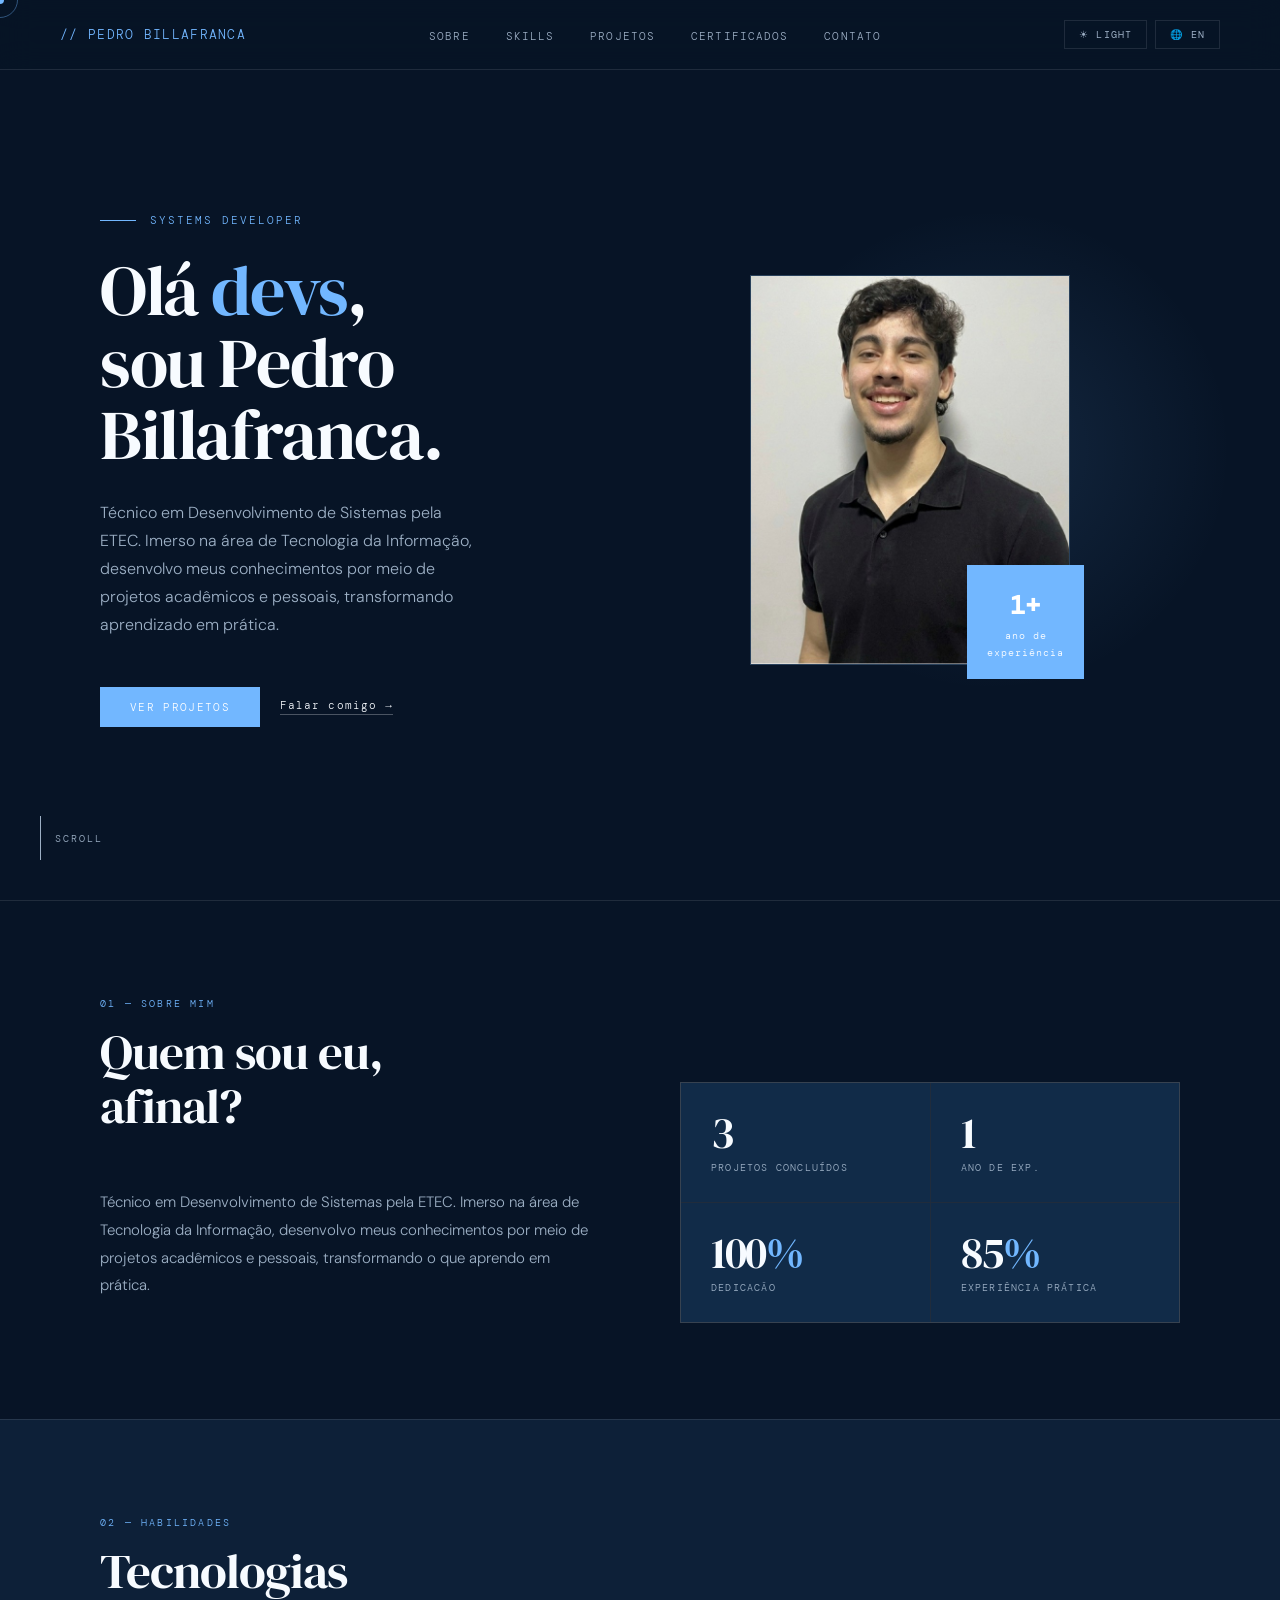
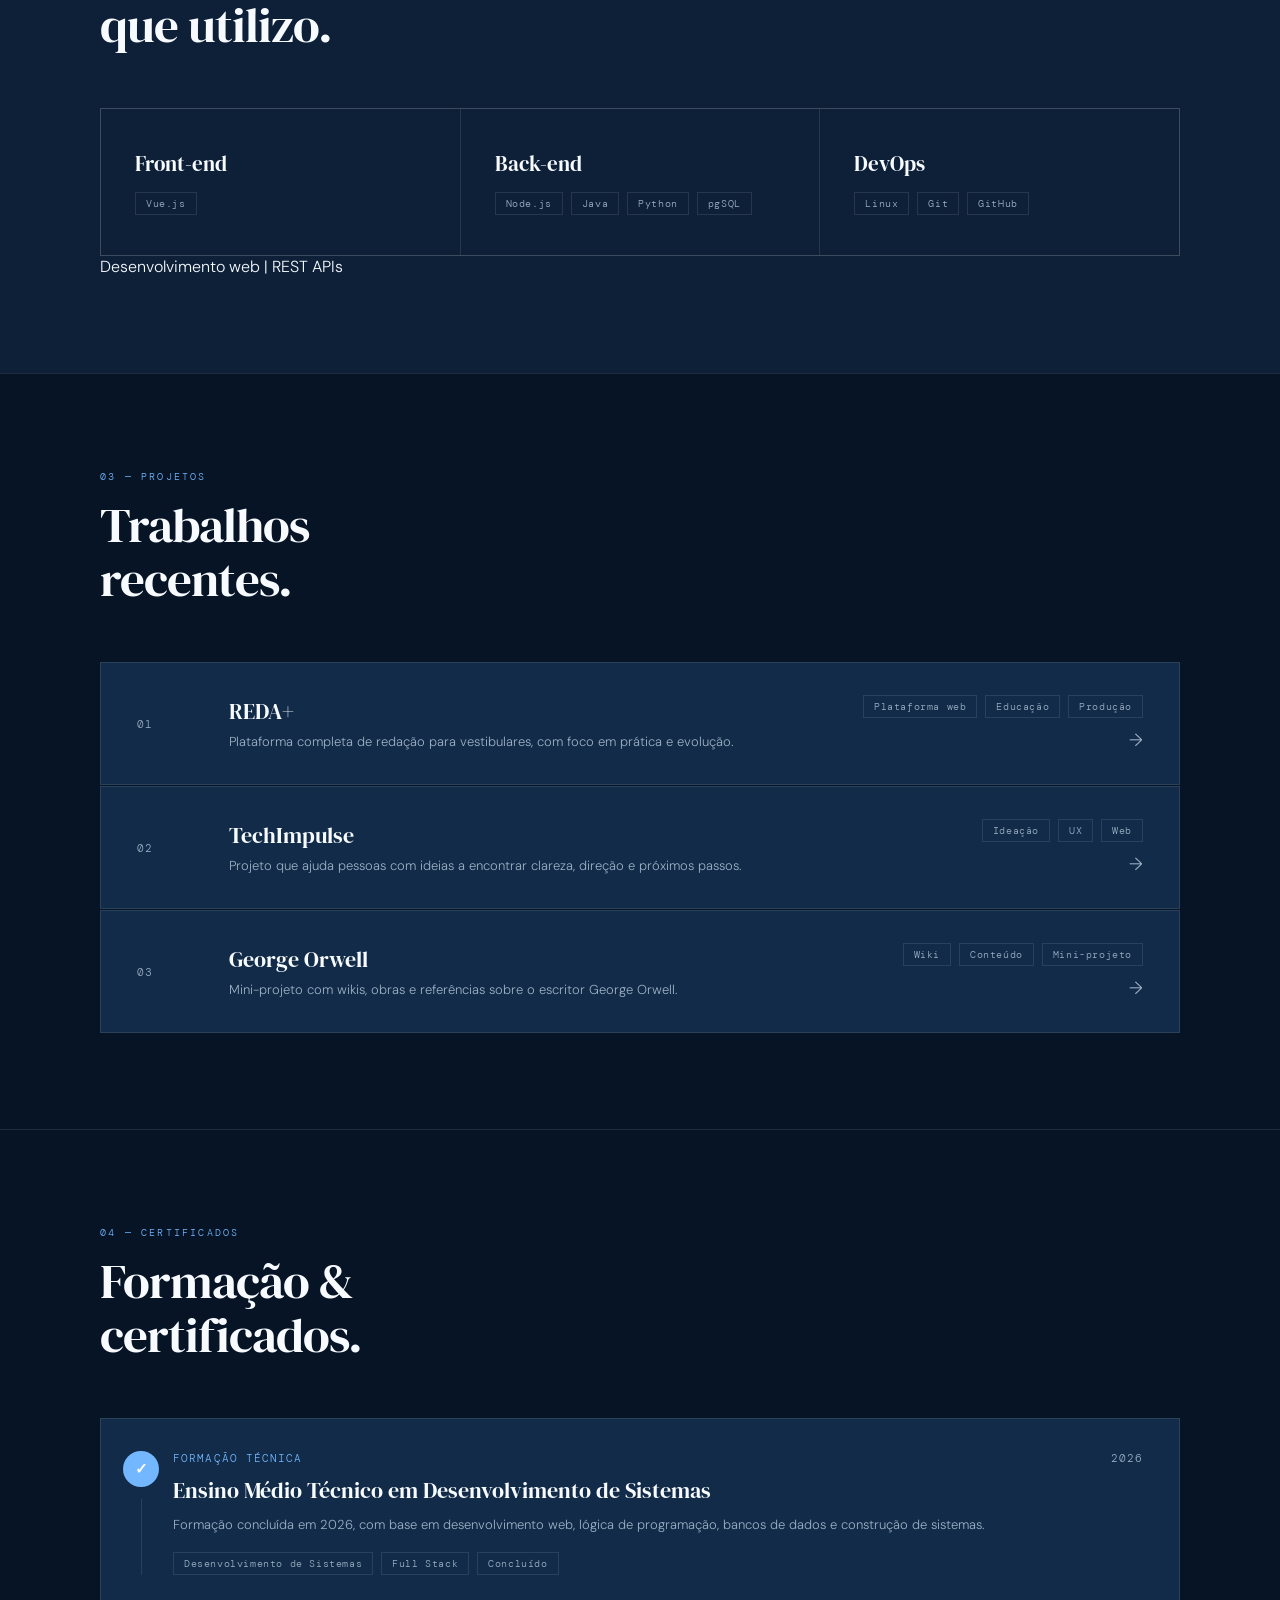
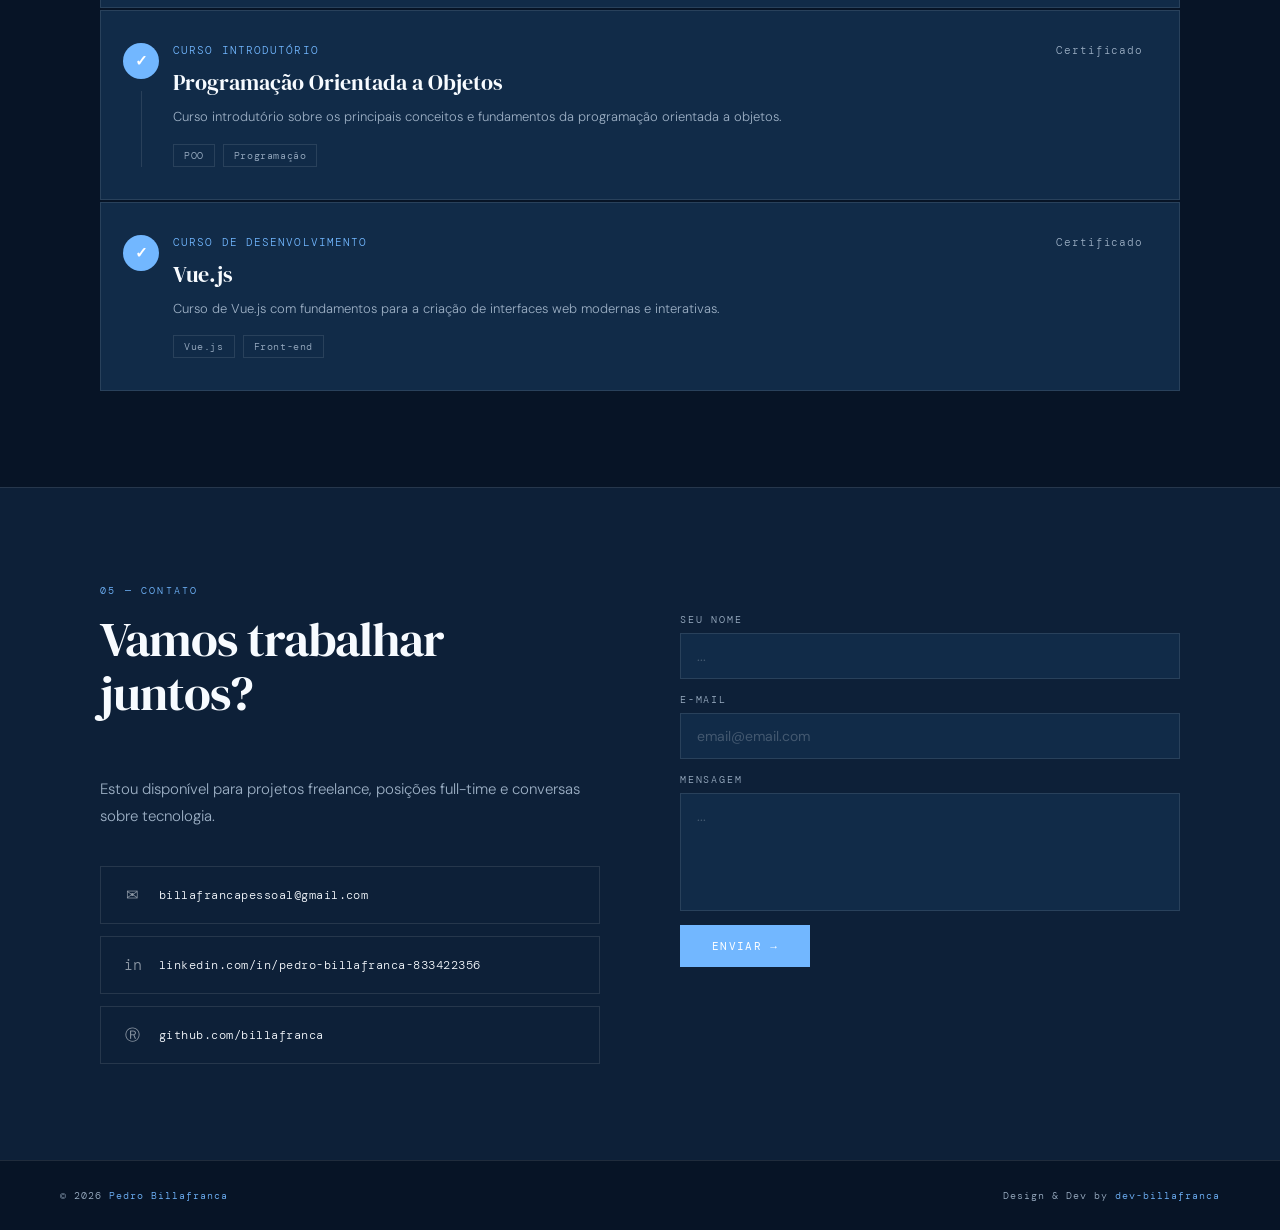
<file: index.html>
<!DOCTYPE html>
<html lang="pt-BR" data-theme="dark" data-lang="pt">
<head>
<meta charset="UTF-8">
<meta name="viewport" content="width=device-width, initial-scale=1.0">
<title>Pedro Billafranca | Systems Developer</title>
<meta name="description" content="Portfólio de Pedro Billafranca, Systems Developer com formação técnica concluída em Desenvolvimento de Sistemas e projetos digitais em produção.">
<link href="https://fonts.googleapis.com/css2?family=DM+Serif+Display:ital@0;1&family=DM+Mono:wght@300;400;500&family=DM+Sans:wght@300;400;500&display=swap" rel="stylesheet">
<link rel="stylesheet" href="index.css">
<link rel="icon" href="favicon.svg" type="image/svg+xml">
</head>
<body>
<div class="cdot" id="cdot"></div>
<div class="cring" id="cring"></div>
<nav>
  <div class="nlogo"><span>//</span> <span class="pt">Pedro Billafranca</span><span class="en">Pedro Billafranca</span></div>
  <ul class="nlinks">
    <li><a href="#about"><span class="pt">sobre</span><span class="en">about</span></a></li>
    <li><a href="#skills">skills</a></li>
    <li><a href="#projects"><span class="pt">projetos</span><span class="en">projects</span></a></li>
    <li><a href="#certs"><span class="pt">certificados</span><span class="en">certificates</span></a></li>
    <li><a href="#contact"><span class="pt">contato</span><span class="en">contact</span></a></li>
  </ul>
  <div class="ntoggles">
    <button class="tbtn" id="themeBtn"><span id="themeIcon">&#9728;</span><span id="themeLabel">Light</span></button>
    <button class="tbtn" id="langBtn"><span>&#127760;</span><span id="langLabel">EN</span></button>
  </div>
</nav>

<div class="hwrap">
<section class="hero">
  <div>
    <p class="htag fi"><span class="pt">Systems Developer</span><span class="en">Systems Developer</span></p>
    <h1 class="fi"><span class="pt">Olá <span style="color: var(--accent);">devs</span>,<br>sou Pedro<br>Billafranca.</span><span class="en">Hey <span style="color: var(--accent);">devs</span>,<br>I'm Pedro<br>Billafranca.</span></h1>
    <p class="hdesc fi"><span class="pt">Técnico em Desenvolvimento de Sistemas pela ETEC. Imerso na área de Tecnologia da Informação, desenvolvo meus conhecimentos por meio de projetos acadêmicos e pessoais, transformando aprendizado em prática.</span><span class="en">Technical Systems Development graduate from ETEC. Immersed in Information Technology, I develop my knowledge through academic and personal projects, turning learning into practice.</span></p>
    <div class="hcta fi">
      <a href="#projects" class="bp"><span class="pt">Ver Projetos</span><span class="en">View Projects</span></a>
      <a href="#contact" class="bg"><span class="pt">Falar comigo &rarr;</span><span class="en">Get in touch &rarr;</span></a>
    </div>
  </div>
  <div class="hright fi">
    <div class="pwrap">
      <div class="hav">
        <img src="[data-uri]" alt="Profile photo">
      </div>
      <div class="hbadge"><strong>1+</strong><span class="pt">ano de<br>experi&ecirc;ncia</span><span class="en">year of<br>experience</span></div>
    </div>
  </div>
  <div class="sline">scroll</div>
  <div class="hglow"></div>
</section>
</div>

<section id="about">
<div class="si">
  <p class="slabel fi"><span class="pt">01 &mdash; Sobre mim</span><span class="en">01 &mdash; About me</span></p>
  <div class="ag">
    <div>
      <h2 class="fi"><span class="pt">Quem sou eu,<br>afinal?</span><span class="en">Who am I,<br>anyway?</span></h2>
      <div class="at fi">
        <p class="pt">Técnico em Desenvolvimento de Sistemas pela ETEC. Imerso na área de Tecnologia da Informação, desenvolvo meus conhecimentos por meio de projetos acadêmicos e pessoais, transformando o que aprendo em prática.</p>
        <p class="en">Hi there! I am a development student focused on <strong>JavaScript, React, Node.js, and Java</strong>, with a passion for learning new technologies and solving problems through code. I am building a solid foundation in full stack development while exploring industry best practices.</p>
        <p class="en">I have hands-on experience in <strong>frontend and backend</strong>, developing personal projects that consolidate my learning. I believe continuous education and consistent practice are fundamental to growing as a developer, and I am fully committed to this path.</p>
        <p class="en">When I am not studying or developing, I am participating in tech communities, exploring new frameworks and libraries, or collaborating on projects that expand my knowledge.</p>
      </div>
    </div>
    <div>
      <div class="ast fi">
        <div class="sb"><div class="sn">3</div><div class="sl"><span class="pt">Projetos conclu&iacute;dos</span><span class="en">Projects completed</span></div></div>
        <div class="sb"><div class="sn">1</div><div class="sl"><span class="pt">Ano de exp.</span><span class="en">Year of exp.</span></div></div>
        <div class="sb"><div class="sn">100<span>%</span></div><div class="sl"><span class="pt">Dedicac&atilde;o</span><span class="en">Dedication</span></div></div>
        <div class="sb"><div class="sn">85<span>%</span></div><div class="sl"><span class="pt">Experi&ecirc;ncia prática</span><span class="en">Hands-on experience</span></div></div>
      </div>
    </div>
  </div>
</div>
</section>

<section id="skills">
<div class="si">
  <p class="slabel fi"><span class="pt">02 &mdash; Habilidades</span><span class="en">02 &mdash; Skills</span></p>
  <h2 class="fi"><span class="pt">Tecnologias<br>que utilizo.</span><span class="en">Technologies<br>I use.</span></h2>
  <div class="skgrid fi">
    <div class="skcard"><div class="skname">Front-end</div><div class="sktags"><span class="tag">Vue.js</span></div></div>
    <div class="skcard"><div class="skname">Back-end</div><div class="sktags"><span class="tag">Node.js</span><span class="tag">Java</span><span class="tag">Python</span><span class="tag">pgSQL</span></div></div>
    <div class="skcard"><div class="skname">DevOps</div><div class="sktags"><span class="tag">Linux</span><span class="tag">Git</span><span class="tag">GitHub</span></div></div>
  </div>
  <p class="skillfooter fi">Desenvolvimento web <span aria-hidden="true">|</span> REST APIs</p>
</div>
</section>

<section id="projects">
<div class="si">
  <p class="slabel fi"><span class="pt">03 &mdash; Projetos</span><span class="en">03 &mdash; Projects</span></p>
  <h2 class="fi"><span class="pt">Trabalhos<br>recentes.</span><span class="en">Recent<br>work.</span></h2>
  <div class="plist fi">
    <a href="https://redaplus.vercel.app" target="_blank" rel="noreferrer" class="prow">
      <span class="pnum">01</span>
      <div class="pinfo"><h3><span class="pt">REDA+</span><span class="en">REDA+</span></h3><p><span class="pt">Plataforma completa de redação para vestibulares, com foco em prática e evolução.</span><span class="en">Complete essay platform for entrance exams, focused on practice and progress.</span></p></div>
      <div class="pmeta"><div class="pstack"><span class="tag">Plataforma web</span><span class="tag">Educação</span><span class="tag">Produção</span></div><span class="parrow">&rarr;</span></div>
    </a>
    <a href="https://techimpulso.vercel.app" target="_blank" rel="noreferrer" class="prow">
      <span class="pnum">02</span>
      <div class="pinfo"><h3><span class="pt">TechImpulse</span><span class="en">TechImpulse</span></h3><p><span class="pt">Projeto que ajuda pessoas com ideias a encontrar clareza, direção e próximos passos.</span><span class="en">A project that helps people with ideas find clarity, direction, and next steps.</span></p></div>
      <div class="pmeta"><div class="pstack"><span class="tag">Ideação</span><span class="tag">UX</span><span class="tag">Web</span></div><span class="parrow">&rarr;</span></div>
    </a>
    <a href="https://george-orwell.vercel.app" target="_blank" rel="noreferrer" class="prow">
      <span class="pnum">03</span>
      <div class="pinfo"><h3><span class="pt">George Orwell</span><span class="en">George Orwell</span></h3><p><span class="pt">Mini-projeto com wikis, obras e referências sobre o escritor George Orwell.</span><span class="en">A mini-project with wikis, works, and references about writer George Orwell.</span></p></div>
      <div class="pmeta"><div class="pstack"><span class="tag">Wiki</span><span class="tag">Conteúdo</span><span class="tag">Mini-projeto</span></div><span class="parrow">&rarr;</span></div>
    </a>
  </div>
</div>
</section>

<section id="certs">
<div class="si">
  <p class="slabel fi"><span class="pt">04 &mdash; Certificados</span><span class="en">04 &mdash; Certificates</span></p>
  <h2 class="fi"><span class="pt">Forma&ccedil;&atilde;o &amp;<br>certificados.</span><span class="en">Training &amp;<br>certificates.</span></h2>
  <div class="certlist fi">
    <div class="certcard">
      <div class="certleft">
        <div class="certbadge">&#10003;</div>
        <div class="certline"></div>
      </div>
      <div class="certbody">
        <div class="certtop">
          <span class="certorg">Forma&ccedil;&atilde;o t&eacute;cnica</span>
          <span class="certyear">2026</span>
        </div>
        <h3 class="certtitle"><span class="pt">Ensino M&eacute;dio T&eacute;cnico em Desenvolvimento de Sistemas</span><span class="en">Technical High School in Systems Development</span></h3>
        <p class="certdesc"><span class="pt">Forma&ccedil;&atilde;o conclu&iacute;da em 2026, com base em desenvolvimento web, l&oacute;gica de programa&ccedil;&atilde;o, bancos de dados e constru&ccedil;&atilde;o de sistemas.</span><span class="en">Completed in 2026, with a foundation in web development, programming logic, databases, and systems construction.</span></p>
        <div class="certtags">
          <span class="tag">Desenvolvimento de Sistemas</span><span class="tag">Full Stack</span><span class="tag">Concluído</span>
        </div>
      </div>
    </div>
    <div class="certcard">
      <div class="certleft">
        <div class="certbadge">&#10003;</div>
        <div class="certline"></div>
      </div>
      <div class="certbody">
        <div class="certtop">
          <span class="certorg">Curso introdut&oacute;rio</span>
          <span class="certyear">Certificado</span>
        </div>
        <h3 class="certtitle"><span class="pt">Programa&ccedil;&atilde;o Orientada a Objetos</span><span class="en">Object-Oriented Programming</span></h3>
        <p class="certdesc"><span class="pt">Curso introdut&oacute;rio sobre os principais conceitos e fundamentos da programa&ccedil;&atilde;o orientada a objetos.</span><span class="en">Introductory course covering the main concepts and fundamentals of object-oriented programming.</span></p>
        <div class="certtags"><span class="tag">POO</span><span class="tag">Programação</span></div>
      </div>
    </div>
    <div class="certcard">
      <div class="certleft">
        <div class="certbadge">&#10003;</div>
      </div>
      <div class="certbody">
        <div class="certtop">
          <span class="certorg">Curso de desenvolvimento</span>
          <span class="certyear">Certificado</span>
        </div>
        <h3 class="certtitle"><span class="pt">Vue.js</span><span class="en">Vue.js</span></h3>
        <p class="certdesc"><span class="pt">Curso de Vue.js com fundamentos para a cria&ccedil;&atilde;o de interfaces web modernas e interativas.</span><span class="en">Vue.js course covering the foundations for building modern and interactive web interfaces.</span></p>
        <div class="certtags"><span class="tag">Vue.js</span><span class="tag">Front-end</span></div>
      </div>
    </div>
  </div>
</div>
</section>

<section id="contact">
<div class="si">
  <p class="slabel fi"><span class="pt">05 &mdash; Contato</span><span class="en">05 &mdash; Contact</span></p>
  <div class="cg">
    <div>
      <h2 class="fi"><span class="pt">Vamos trabalhar<br>juntos?</span><span class="en">Let's work<br>together?</span></h2>
      <p class="cdesc fi"><span class="pt">Estou dispon&iacute;vel para projetos freelance, posi&ccedil;&otilde;es full-time e conversas sobre tecnologia.</span><span class="en">I'm available for freelance projects, full-time positions, and conversations about technology.</span></p>
      <div class="clinks fi">
        <a href="mailto:billafrancapessoal@gmail.com" class="clink"><span class="cicon">&#9993;</span>billafrancapessoal@gmail.com</a>
        <a href="https://linkedin.com/in/pedro-billafranca-833422356" target="_blank" rel="noreferrer" class="clink"><span class="cicon">in</span>linkedin.com/in/pedro-billafranca-833422356</a>
        <a href="https://github.com/billafranca" target="_blank" class="clink"><span class="cicon">&#9415;</span>github.com/billafranca</a>
      </div>
    </div>
    <div class="cform fi">
      <div class="ff"><label><span class="pt">Seu nome</span><span class="en">Your name</span></label><input type="text" placeholder="..."></div>
      <div class="ff"><label>E-mail</label><input type="email" placeholder="email@email.com"></div>
      <div class="ff"><label><span class="pt">Mensagem</span><span class="en">Message</span></label><textarea rows="5" placeholder="..."></textarea></div>
      <button class="bsend"><span class="pt">Enviar &rarr;</span><span class="en">Send &rarr;</span></button>
    </div>
  </div>
</div>
</section>

<footer>
  <p>&copy; 2026 <span class="pt">Pedro Billafranca</span><span class="en">Pedro Billafranca</span></span></p>
  <p>Design &amp; Dev by <span><span class="pt">dev-billafranca</span><span class="en">dev-billafranca</span></span></p>
</footer>


<script src="index.js"></script>
</body>
</html>
</file>
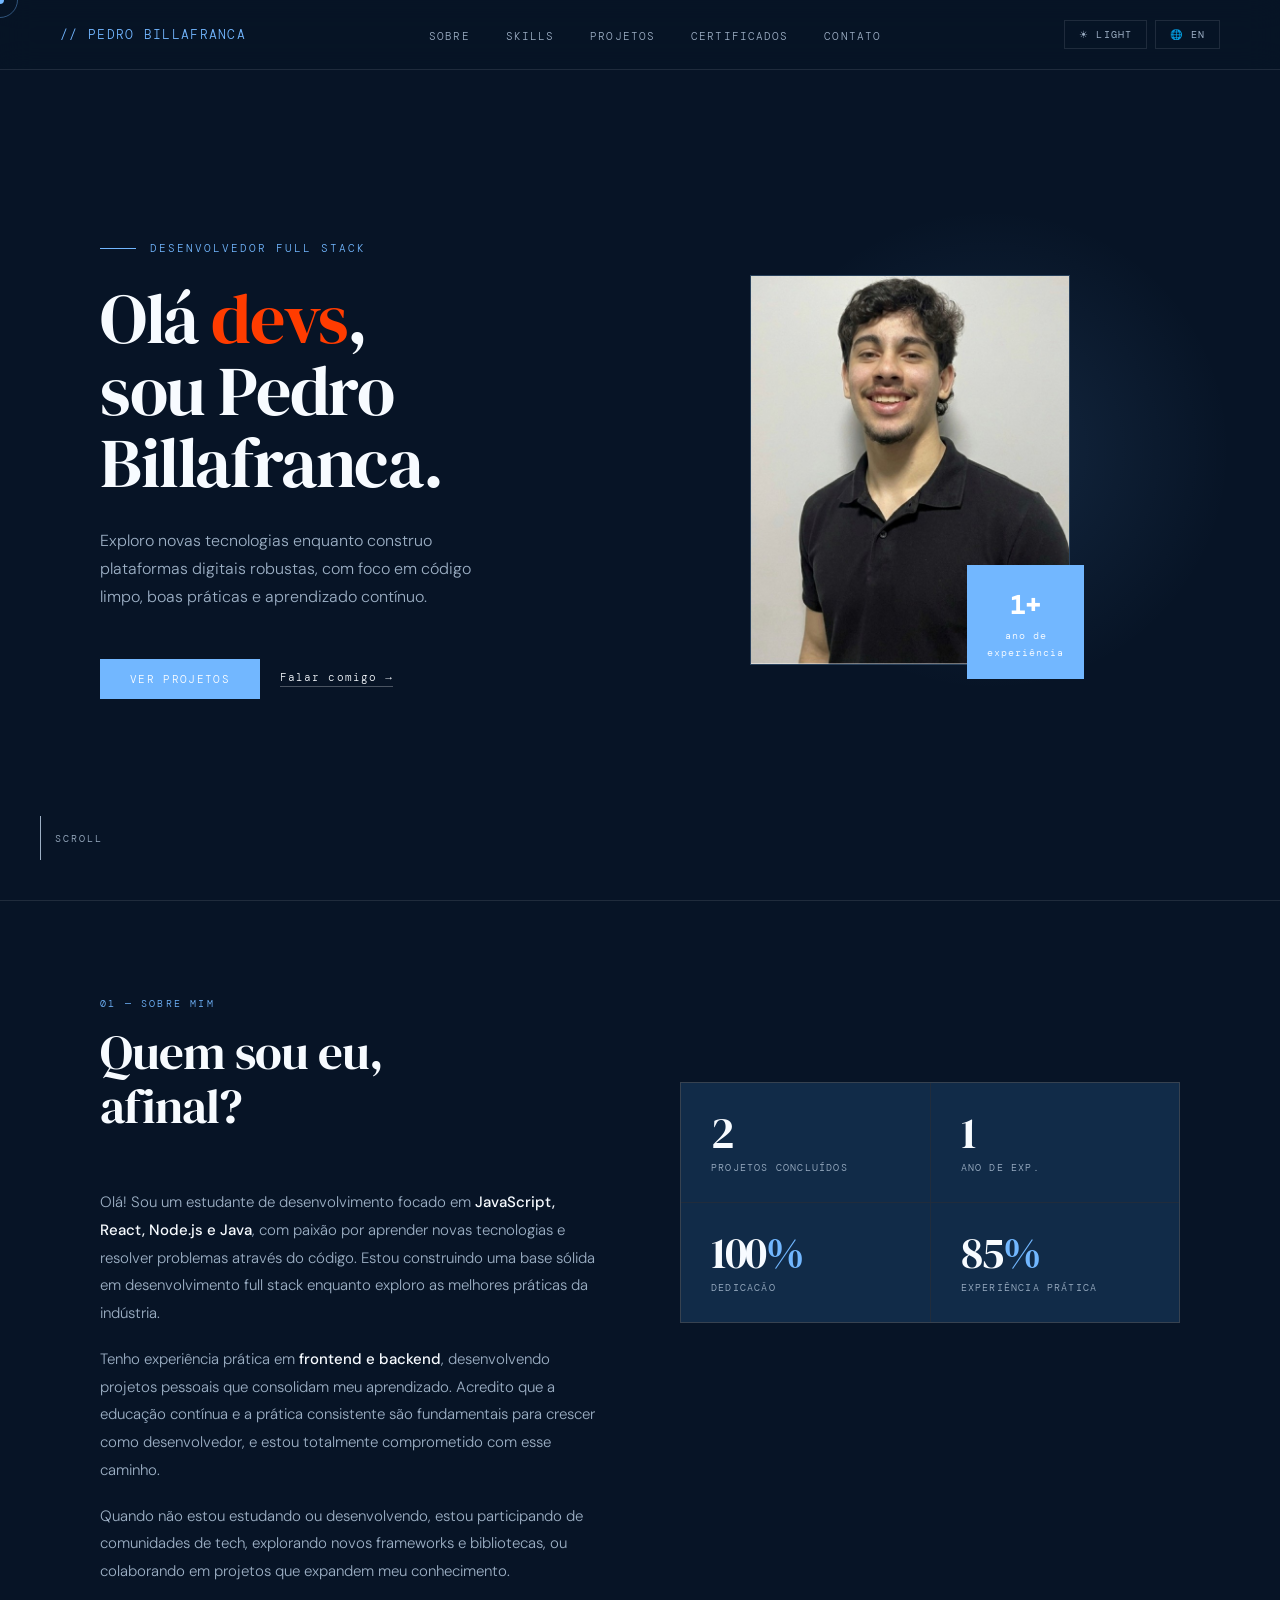
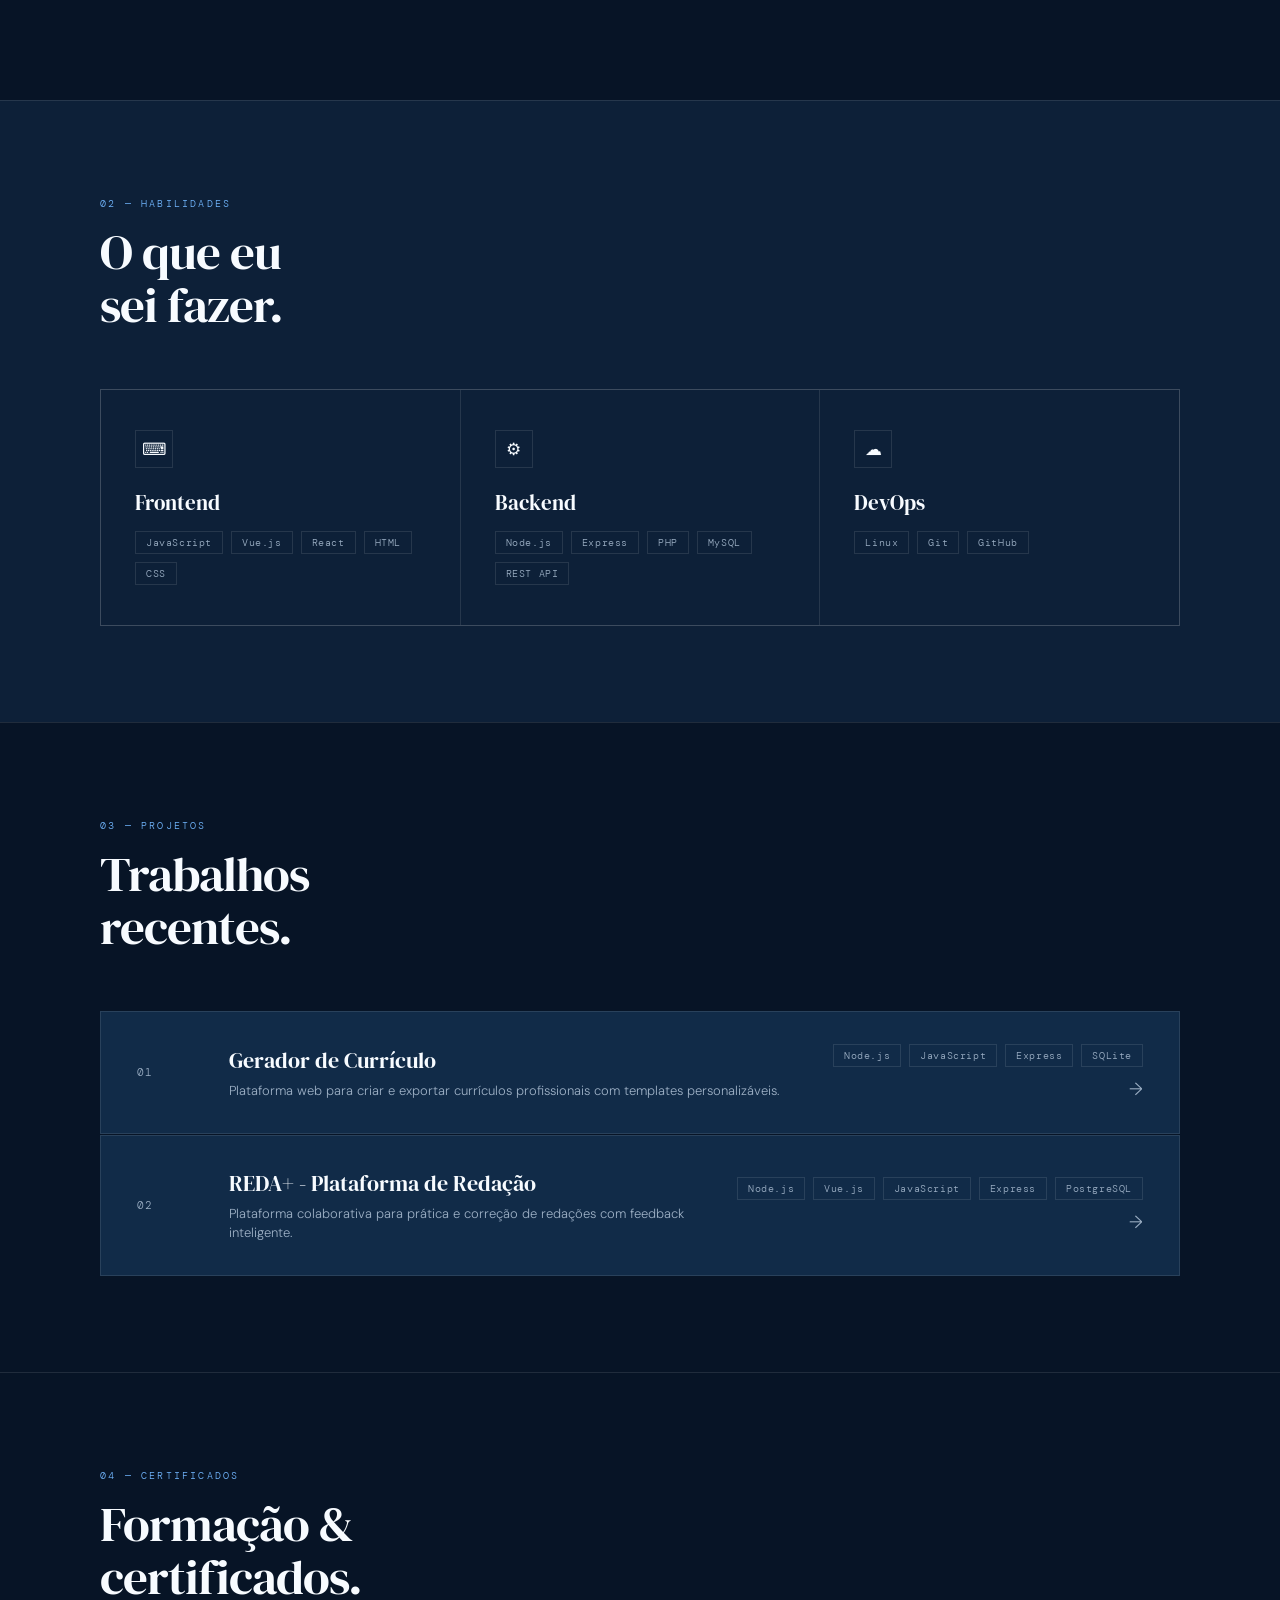
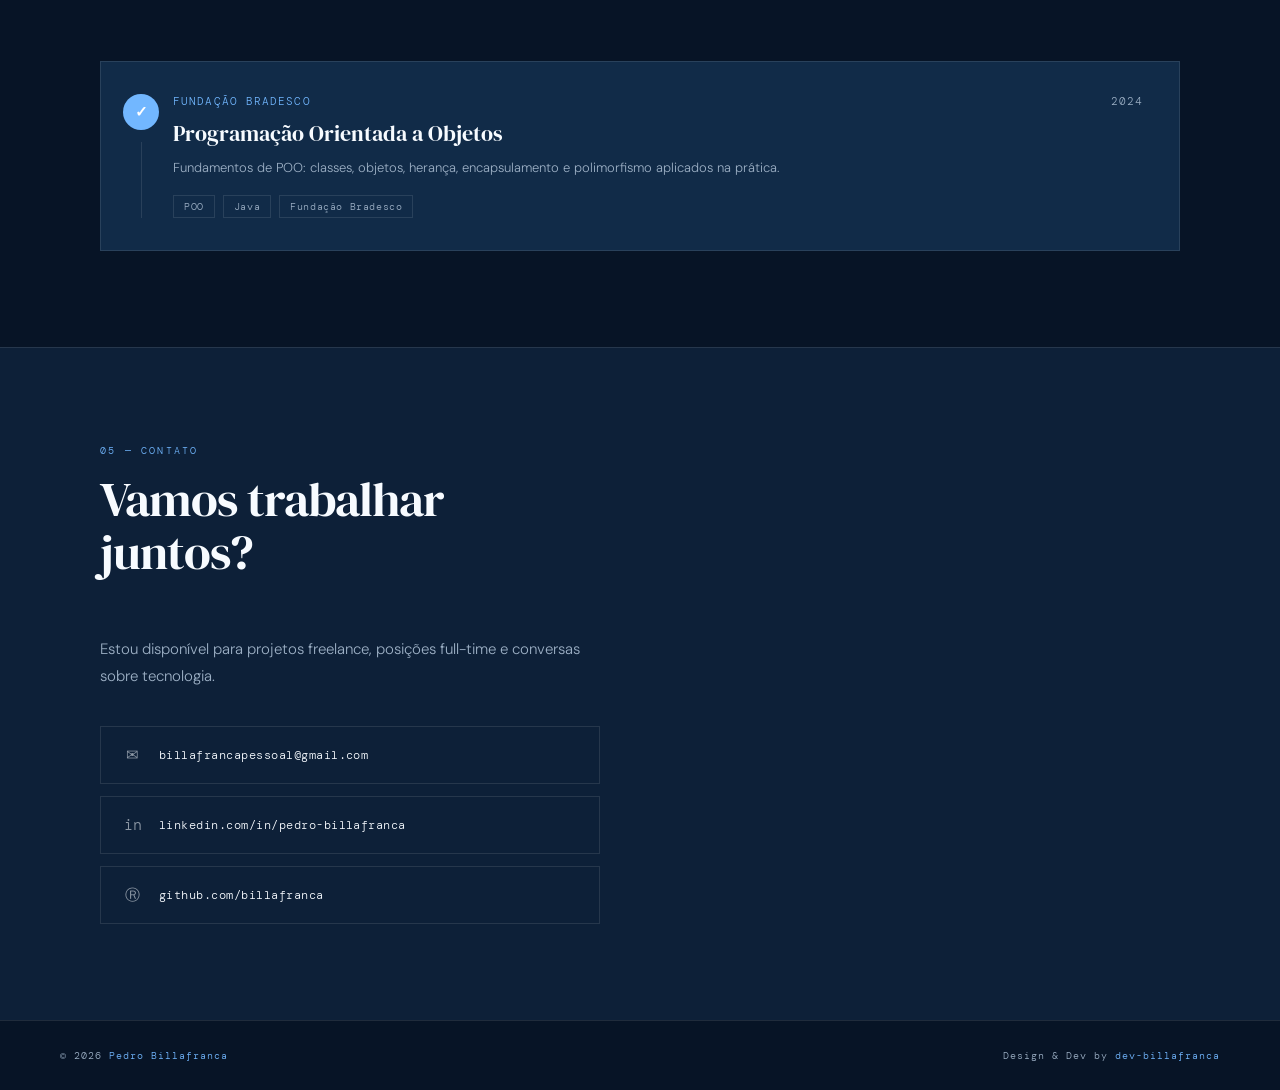
<file: portfolio.html>
<!DOCTYPE html>
<html lang="pt-BR" data-theme="dark" data-lang="pt">
<head>
<meta charset="UTF-8">
<meta name="viewport" content="width=device-width, initial-scale=1.0">
<title>Portfolio | Pedro Billafranca</title>
<link href="https://fonts.googleapis.com/css2?family=DM+Serif+Display:ital@0;1&family=DM+Mono:wght@300;400;500&family=DM+Sans:wght@300;400;500&display=swap" rel="stylesheet">
<link rel="stylesheet" href="index.css">
</head>
<body>
<div class="cdot" id="cdot"></div>
<div class="cring" id="cring"></div>
<nav>
  <div class="nlogo"><span>//</span> <span class="pt">Pedro Billafranca</span><span class="en">Pedro Billafranca</span></div>
  <ul class="nlinks">
    <li><a href="#about"><span class="pt">sobre</span><span class="en">about</span></a></li>
    <li><a href="#skills">skills</a></li>
    <li><a href="#projects"><span class="pt">projetos</span><span class="en">projects</span></a></li>
    <li><a href="#certs"><span class="pt">certificados</span><span class="en">certificates</span></a></li>
    <li><a href="#contact"><span class="pt">contato</span><span class="en">contact</span></a></li>
  </ul>
  <div class="ntoggles">
    <button class="tbtn" id="themeBtn"><span id="themeIcon">&#9728;</span><span id="themeLabel">Light</span></button>
    <button class="tbtn" id="langBtn"><span>&#127760;</span><span id="langLabel">EN</span></button>
  </div>
</nav>

<div class="hwrap">
<section class="hero">
  <div>
    <p class="htag fi"><span class="pt">Desenvolvedor Full Stack</span><span class="en">Full Stack Developer</span></p>
    <h1 class="fi"><span class="pt">Olá <span style="color: #ff3c00;">devs</span>,<br>sou Pedro<br>Billafranca.</span><span class="en">Hey <span style="color: #ff8c00;">devs</span>,<br>I'm Pedro<br>Billafranca.</span></h1>
    <p class="hdesc fi"><span class="pt">Exploro novas tecnologias enquanto construo plataformas digitais robustas, com foco em código limpo, boas práticas e aprendizado contínuo.</span><span class="en">I explore new technologies while building robust digital platforms, focusing on clean code, best practices, and continuous learning.</span></p>
    <div class="hcta fi">
      <a href="#projects" class="bp"><span class="pt">Ver Projetos</span><span class="en">View Projects</span></a>
      <a href="#contact" class="bg"><span class="pt">Falar comigo &rarr;</span><span class="en">Get in touch &rarr;</span></a>
    </div>
  </div>
  <div class="hright fi">
    <div class="pwrap">
      <div class="hav">
        <img src="[data-uri]" alt="Profile photo">
      </div>
      <div class="hbadge"><strong>1+</strong><span class="pt">ano de<br>experi&ecirc;ncia</span><span class="en">year of<br>experience</span></div>
    </div>
  </div>
  <div class="sline">scroll</div>
  <div class="hglow"></div>
</section>
</div>

<section id="about">
<div class="si">
  <p class="slabel fi"><span class="pt">01 &mdash; Sobre mim</span><span class="en">01 &mdash; About me</span></p>
  <div class="ag">
    <div>
      <h2 class="fi"><span class="pt">Quem sou eu,<br>afinal?</span><span class="en">Who am I,<br>anyway?</span></h2>
      <div class="at fi">
        <p class="pt">Olá! Sou um estudante de desenvolvimento focado em <strong>JavaScript, React, Node.js e Java</strong>, com paixão por aprender novas tecnologias e resolver problemas através do código. Estou construindo uma base sólida em desenvolvimento full stack enquanto exploro as melhores práticas da indústria.</p>
        <p class="pt">Tenho experiência prática em <strong>frontend e backend</strong>, desenvolvendo projetos pessoais que consolidam meu aprendizado. Acredito que a educação contínua e a prática consistente são fundamentais para crescer como desenvolvedor, e estou totalmente comprometido com esse caminho.</p>
        <p class="pt">Quando não estou estudando ou desenvolvendo, estou participando de comunidades de tech, explorando novos frameworks e bibliotecas, ou colaborando em projetos que expandem meu conhecimento.</p>
        <p class="en">Hi there! I am a development student focused on <strong>JavaScript, React, Node.js, and Java</strong>, with a passion for learning new technologies and solving problems through code. I am building a solid foundation in full stack development while exploring industry best practices.</p>
        <p class="en">I have hands-on experience in <strong>frontend and backend</strong>, developing personal projects that consolidate my learning. I believe continuous education and consistent practice are fundamental to growing as a developer, and I am fully committed to this path.</p>
        <p class="en">When I am not studying or developing, I am participating in tech communities, exploring new frameworks and libraries, or collaborating on projects that expand my knowledge.</p>
      </div>
    </div>
    <div>
      <div class="ast fi">
        <div class="sb"><div class="sn">2</div><div class="sl"><span class="pt">Projetos conclu&iacute;dos</span><span class="en">Projects completed</span></div></div>
        <div class="sb"><div class="sn">1</div><div class="sl"><span class="pt">Ano de exp.</span><span class="en">Year of exp.</span></div></div>
        <div class="sb"><div class="sn">100<span>%</span></div><div class="sl"><span class="pt">Dedicac&atilde;o</span><span class="en">Dedication</span></div></div>
        <div class="sb"><div class="sn">85<span>%</span></div><div class="sl"><span class="pt">Experi&ecirc;ncia prática</span><span class="en">Hands-on experience</span></div></div>
      </div>
    </div>
  </div>
</div>
</section>

<section id="skills">
<div class="si">
  <p class="slabel fi"><span class="pt">02 &mdash; Habilidades</span><span class="en">02 &mdash; Skills</span></p>
  <h2 class="fi"><span class="pt">O que eu<br>sei fazer.</span><span class="en">What I<br>can do.</span></h2>
  <div class="skgrid fi">
    <div class="skcard"><div class="skicon">&#9000;</div><div class="skname">Frontend</div><div class="sktags"><span class="tag">JavaScript</span><span class="tag">Vue.js</span><span class="tag">React</span><span class="tag">HTML</span><span class="tag">CSS</span></div></div>
    <div class="skcard"><div class="skicon">&#9881;</div><div class="skname">Backend</div><div class="sktags"><span class="tag">Node.js</span><span class="tag">Express</span><span class="tag">PHP</span><span class="tag">MySQL</span><span class="tag">REST API</span></div></div>
    <div class="skcard"><div class="skicon">&#9729;</div><div class="skname">DevOps</div><div class="sktags"><span class="tag">Linux</span><span class="tag">Git</span><span class="tag">GitHub</span></div></div>
  </div>
</div>
</section>

<section id="projects">
<div class="si">
  <p class="slabel fi"><span class="pt">03 &mdash; Projetos</span><span class="en">03 &mdash; Projects</span></p>
  <h2 class="fi"><span class="pt">Trabalhos<br>recentes.</span><span class="en">Recent<br>work.</span></h2>
  <div class="plist fi">
    <a href="#" class="prow">
      <span class="pnum">01</span>
      <div class="pinfo"><h3><span class="pt">Gerador de Currículo</span><span class="en">Resume Generator</span></h3><p><span class="pt">Plataforma web para criar e exportar currículos profissionais com templates personalizáveis.</span><span class="en">Web platform to create and export professional resumes with customizable templates.</span></p></div>
      <div class="pmeta"><div class="pstack"><span class="tag">Node.js</span><span class="tag">JavaScript</span><span class="tag">Express</span><span class="tag">SQLite</span></div><span class="parrow">&rarr;</span></div>
    </a>
    <a href="#" class="prow">
      <span class="pnum">02</span>
      <div class="pinfo"><h3><span class="pt">REDA+ - Plataforma de Redação</span><span class="en">REDA+ - Writing Platform</span></h3><p><span class="pt">Plataforma colaborativa para prática e correção de redações com feedback inteligente.</span><span class="en">Collaborative platform for writing practice and correction with intelligent feedback.</span></p></div>
      <div class="pmeta"><div class="pstack"><span class="tag">Node.js</span><span class="tag">Vue.js</span><span class="tag">JavaScript</span><span class="tag">Express</span><span class="tag">PostgreSQL</span></div><span class="parrow">&rarr;</span></div>
    </a>
  </div>
</div>
</section>

<section id="certs">
<div class="si">
  <p class="slabel fi"><span class="pt">04 &mdash; Certificados</span><span class="en">04 &mdash; Certificates</span></p>
  <h2 class="fi"><span class="pt">Forma&ccedil;&atilde;o &amp;<br>certificados.</span><span class="en">Training &amp;<br>certificates.</span></h2>
  <div class="certlist fi">
    <div class="certcard">
      <div class="certleft">
        <div class="certbadge">&#10003;</div>
        <div class="certline"></div>
      </div>
      <div class="certbody">
        <div class="certtop">
          <span class="certorg">Funda&ccedil;&atilde;o Bradesco</span>
          <span class="certyear">2024</span>
        </div>
        <h3 class="certtitle"><span class="pt">Programa&ccedil;&atilde;o Orientada a Objetos</span><span class="en">Object-Oriented Programming</span></h3>
        <p class="certdesc"><span class="pt">Fundamentos de POO: classes, objetos, heran&ccedil;a, encapsulamento e polimorfismo aplicados na pr&aacute;tica.</span><span class="en">OOP fundamentals: classes, objects, inheritance, encapsulation, and polymorphism applied in practice.</span></p>
        <div class="certtags">
          <span class="tag">POO</span><span class="tag">Java</span><span class="tag">Funda&ccedil;&atilde;o Bradesco</span>
        </div>
      </div>
    </div>
  </div>
</div>
</section>

<section id="contact">
<div class="si">
  <p class="slabel fi"><span class="pt">05 &mdash; Contato</span><span class="en">05 &mdash; Contact</span></p>
  <div class="cg">
    <div>
      <h2 class="fi"><span class="pt">Vamos trabalhar<br>juntos?</span><span class="en">Let's work<br>together?</span></h2>
      <p class="cdesc fi"><span class="pt">Estou dispon&iacute;vel para projetos freelance, posi&ccedil;&otilde;es full-time e conversas sobre tecnologia.</span><span class="en">I'm available for freelance projects, full-time positions, and conversations about technology.</span></p>
      <div class="clinks fi">
        <a href="mailto:billafrancapessoal@gmail.com" class="clink"><span class="cicon">&#9993;</span>billafrancapessoal@gmail.com</a>
        <a href="https://linkedin.com/in/pedro-billafranca" target="_blank" class="clink"><span class="cicon">in</span>linkedin.com/in/pedro-billafranca</a>
        <a href="https://github.com/billafranca" target="_blank" class="clink"><span class="cicon">&#9415;</span>github.com/billafranca</a>
      </div>
    </div>
    <div class="cform fi">
      <div class="ff"><label><span class="pt">Seu nome</span><span class="en">Your name</span></label><input type="text" placeholder="..."></div>
      <div class="ff"><label>E-mail</label><input type="email" placeholder="email@email.com"></div>
      <div class="ff"><label><span class="pt">Mensagem</span><span class="en">Message</span></label><textarea rows="5" placeholder="..."></textarea></div>
      <button class="bsend"><span class="pt">Enviar &rarr;</span><span class="en">Send &rarr;</span></button>
    </div>
  </div>
</div>
</section>

<footer>
  <p>&copy; 2026 <span class="pt">Pedro Billafranca</span><span class="en">Pedro Billafranca</span></span></p>
  <p>Design &amp; Dev by <span><span class="pt">dev-billafranca</span><span class="en">dev-billafranca</span></span></p>
</footer>


<script src="index.js"></script>
</body>
</html>
</file>
<file: index.css>
*,*::before,*::after{margin:0;padding:0;box-sizing:border-box}
:root,[data-theme="dark"]{--bg:#071426;--surface:#0d2038;--card:#112b48;--ink:#f7fbff;--muted:#9db0c5;--accent:#72b7ff;--adim:rgba(114,183,255,.12);--line:rgba(247,251,255,.1);--nav:rgba(7,20,38,.9);--gborder:rgba(247,251,255,.28);--ph:rgba(247,251,255,.22)}
[data-theme="light"]{--bg:#f7fbff;--surface:#edf5fc;--card:#ffffff;--ink:#071426;--muted:#5d7188;--accent:#145da0;--adim:rgba(20,93,160,.08);--line:rgba(7,20,38,.12);--nav:rgba(247,251,255,.92);--gborder:rgba(7,20,38,.28);--ph:rgba(7,20,38,.22)}
html{scroll-behavior:smooth}
body{background:var(--bg);color:var(--ink);font-family:'DM Sans',sans-serif;font-weight:300;overflow-x:hidden;cursor:none;transition:background .35s,color .35s}
.cdot{position:fixed;z-index:9999;width:8px;height:8px;background:var(--accent);border-radius:50%;transform:translate(-50%,-50%);pointer-events:none}
.cring{position:fixed;z-index:9998;width:36px;height:36px;border:1.5px solid var(--accent);border-radius:50%;transform:translate(-50%,-50%);pointer-events:none;transition:width .2s,height .2s,opacity .2s;opacity:.4}
nav{position:fixed;top:0;left:0;right:0;z-index:100;display:flex;justify-content:space-between;align-items:center;padding:20px 60px;background:var(--nav);backdrop-filter:blur(16px);border-bottom:1px solid var(--line);transition:background .35s}
.nlogo{font-family:'DM Mono',monospace;font-size:13px;letter-spacing:.1em;color:var(--muted);text-transform:uppercase}
.nlogo span{color:var(--accent)}
.nlinks{display:flex;gap:36px;list-style:none}
.nlinks a{font-size:11px;text-decoration:none;color:var(--muted);letter-spacing:.1em;text-transform:uppercase;transition:color .2s;font-family:'DM Mono',monospace}
.nlinks a:hover{color:var(--ink)}
.ntoggles{display:flex;gap:8px}
.tbtn{font-family:'DM Mono',monospace;font-size:10px;letter-spacing:.12em;text-transform:uppercase;padding:7px 14px;border:1px solid var(--line);background:transparent;color:var(--muted);cursor:none;transition:color .2s,border-color .2s,background .2s;display:flex;align-items:center;gap:7px}
.tbtn:hover{color:var(--ink);border-color:rgba(114,183,255,.5)}
.tbtn.on{color:var(--accent);border-color:var(--accent);background:var(--adim)}
.hwrap{max-width:1200px;margin:0 auto;position:relative}
.hero{min-height:100vh;display:grid;grid-template-columns:1fr 1fr;align-items:center;padding:120px 60px 80px;position:relative;overflow:hidden}
.hglow{position:absolute;right:0;top:50%;transform:translateY(-50%);width:500px;height:500px;border-radius:50%;background:radial-gradient(circle,rgba(114,183,255,.12) 0%,transparent 68%);pointer-events:none}
.htag{font-family:'DM Mono',monospace;font-size:11px;letter-spacing:.18em;color:var(--accent);text-transform:uppercase;margin-bottom:28px;display:flex;align-items:center;gap:14px}
.htag::before{content:'';display:inline-block;width:36px;height:1px;background:var(--accent)}
h1{font-family:'DM Serif Display',serif;font-size:clamp(48px,5.5vw,86px);line-height:1.02;letter-spacing:-.02em;margin-bottom:28px;font-weight:400}
h1 em{font-style:italic;color:var(--accent)}
.hdesc{font-size:16px;color:var(--muted);line-height:1.75;max-width:380px;margin-bottom:48px}
.hcta{display:flex;gap:20px;align-items:center}
.bp{background:var(--accent);color:white;padding:13px 30px;text-decoration:none;font-family:'DM Mono',monospace;font-size:11px;letter-spacing:.12em;text-transform:uppercase;transition:opacity .2s,transform .2s;display:inline-block}
.bp:hover{opacity:.82;transform:translateY(-2px)}
.bg{color:var(--ink);text-decoration:none;font-family:'DM Mono',monospace;font-size:11px;letter-spacing:.1em;border-bottom:1px solid var(--gborder);padding-bottom:2px;transition:color .2s,border-color .2s}
.bg:hover{color:var(--accent);border-color:var(--accent)}
.hright{display:flex;justify-content:center;align-items:center;position:relative;z-index:2}
.pwrap{position:relative;width:320px}
.hav{width:320px;height:390px;background:var(--card);border:1px solid var(--line);overflow:hidden;transition:background .35s,border-color .35s}
.hav img{width:100%;height:100%;object-fit:cover;object-position:center top;display:block}
.hbadge{position:absolute;bottom:-14px;right:-14px;background:var(--accent);color:white;padding:18px 20px;font-family:'DM Mono',monospace;font-size:10px;letter-spacing:.1em;text-align:center;line-height:1.7;z-index:3}
.hbadge strong{display:block;font-size:26px;letter-spacing:-.02em}
.sline{position:absolute;bottom:40px;left:0;display:flex;align-items:center;gap:14px;font-family:'DM Mono',monospace;font-size:10px;letter-spacing:.2em;color:var(--muted);text-transform:uppercase}
.sline::before{content:'';display:block;width:1px;height:44px;background:var(--muted);animation:sa 1.6s ease-in-out infinite}
@keyframes sa{0%,100%{transform:scaleY(1);opacity:.6}50%{transform:scaleY(.3);opacity:.15}}
section{position:relative}
.si{max-width:1200px;margin:0 auto;padding:96px 60px}
.slabel{font-family:'DM Mono',monospace;font-size:10px;letter-spacing:.22em;text-transform:uppercase;color:var(--accent);margin-bottom:16px}
h2{font-family:'DM Serif Display',serif;font-size:clamp(34px,3.8vw,56px);font-weight:400;letter-spacing:-.02em;line-height:1.1;margin-bottom:56px}
#about{border-top:1px solid var(--line)}
.ag{display:grid;grid-template-columns:1fr 1fr;gap:80px;align-items:start}
.at p{font-size:15px;color:var(--muted);line-height:1.85;margin-bottom:18px}
.at p strong{color:var(--ink);font-weight:500}
.ast{display:grid;grid-template-columns:1fr 1fr;gap:1px;background:var(--line);border:1px solid var(--line);margin-top:56px;transition:background .35s}
.sb{background:var(--card);padding:28px 30px;transition:background .35s}
.sn{font-family:'DM Serif Display',serif;font-size:44px;letter-spacing:-.03em;color:var(--ink);line-height:1;margin-bottom:6px}
.sn span{color:var(--accent)}
.sl{font-family:'DM Mono',monospace;font-size:10px;letter-spacing:.12em;text-transform:uppercase;color:var(--muted)}
#skills{border-top:1px solid var(--line);background:var(--surface);transition:background .35s}
.skgrid{display:grid;grid-template-columns:repeat(3,1fr);gap:1px;background:var(--line);border:1px solid var(--line)}
.skcard{background:var(--surface);padding:40px 34px;transition:background .25s}
.skcard:hover{background:var(--card)}
.skicon{width:38px;height:38px;border:1px solid var(--line);display:flex;align-items:center;justify-content:center;margin-bottom:20px;font-size:17px}
.skname{font-family:'DM Serif Display',serif;font-size:21px;margin-bottom:14px;font-weight:400}
.sktags{display:flex;flex-wrap:wrap;gap:8px}
.tag{font-family:'DM Mono',monospace;font-size:10px;padding:4px 10px;border:1px solid var(--line);color:var(--muted);letter-spacing:.06em;transition:border-color .2s,color .2s}
.skcard:hover .tag{border-color:rgba(114,183,255,.5);color:rgba(200,80,42,.8)}
#projects{border-top:1px solid var(--line)}
.plist{display:flex;flex-direction:column;gap:1px}
.prow{display:grid;grid-template-columns:56px 1fr auto;gap:36px;align-items:center;padding:32px 36px;background:var(--card);border:1px solid var(--line);text-decoration:none;color:inherit;transition:background .2s,transform .2s;position:relative;overflow:hidden}
.prow::before{content:'';position:absolute;left:0;top:0;bottom:0;width:2px;background:var(--accent);transform:scaleY(0);transition:transform .25s;transform-origin:bottom}
.prow:hover{background:var(--surface);transform:translateX(3px)}
.prow:hover::before{transform:scaleY(1)}
.pnum{font-family:'DM Mono',monospace;font-size:11px;color:var(--muted);letter-spacing:.1em}
.pinfo h3{font-family:'DM Serif Display',serif;font-size:22px;font-weight:400;margin-bottom:6px}
.pinfo p{font-size:13px;color:var(--muted);line-height:1.5}
.pmeta{display:flex;flex-direction:column;align-items:flex-end;gap:10px}
.pstack{display:flex;gap:8px;flex-wrap:wrap;justify-content:flex-end}
.parrow{font-size:18px;color:var(--muted);transition:color .2s,transform .2s}
.prow:hover .parrow{color:var(--accent);transform:translateX(4px)}
#certs{border-top:1px solid var(--line)}
.certlist{display:flex;flex-direction:column;gap:2px}
.certcard{display:grid;grid-template-columns:48px 1fr;gap:0;background:var(--card);border:1px solid var(--line);transition:background .2s}
.certcard:hover{background:var(--surface)}
.certleft{display:flex;flex-direction:column;align-items:center;padding:32px 0 32px 32px;gap:0}
.certbadge{width:36px;height:36px;border-radius:50%;background:var(--accent);color:white;display:flex;align-items:center;justify-content:center;font-size:15px;font-weight:700;flex-shrink:0}
.certline{flex:1;width:1px;background:var(--line);margin-top:12px}
.certbody{padding:32px 36px 32px 24px}
.certtop{display:flex;justify-content:space-between;align-items:center;margin-bottom:10px}
.certorg{font-family:'DM Mono',monospace;font-size:11px;letter-spacing:.1em;text-transform:uppercase;color:var(--accent)}
.certyear{font-family:'DM Mono',monospace;font-size:11px;color:var(--muted);letter-spacing:.08em}
.certtitle{font-family:'DM Serif Display',serif;font-size:22px;font-weight:400;margin-bottom:10px}
.certdesc{font-size:13px;color:var(--muted);line-height:1.6;margin-bottom:16px}
.certtags{display:flex;flex-wrap:wrap;gap:8px}
#contact{border-top:1px solid var(--line);background:var(--surface);transition:background .35s}
.cg{display:grid;grid-template-columns:1fr 1fr;gap:80px;align-items:start}
.cdesc{font-size:15px;color:var(--muted);line-height:1.8;margin-bottom:36px}
.clinks{display:flex;flex-direction:column;gap:12px}
.clink{display:flex;align-items:center;gap:16px;text-decoration:none;color:var(--ink);font-family:'DM Mono',monospace;font-size:12px;letter-spacing:.04em;padding:18px 22px;border:1px solid var(--line);transition:border-color .2s,background .2s}
.clink:hover{border-color:var(--accent);background:var(--adim)}
.cicon{font-size:15px;width:20px;text-align:center;opacity:.55}
.cform{display:flex;flex-direction:column;gap:14px}
.ff{display:flex;flex-direction:column;gap:7px}
.ff label{font-family:'DM Mono',monospace;font-size:10px;letter-spacing:.18em;text-transform:uppercase;color:var(--muted)}
.ff input,.ff textarea{background:var(--card);border:1px solid var(--line);color:var(--ink);padding:13px 16px;font-family:'DM Sans',sans-serif;font-size:14px;outline:none;resize:none;transition:border-color .2s,background .35s}
.ff input:focus,.ff textarea:focus{border-color:var(--accent)}
.ff input::placeholder,.ff textarea::placeholder{color:var(--ph)}
.bsend{background:var(--accent);color:white;border:none;padding:14px 32px;font-family:'DM Mono',monospace;font-size:11px;letter-spacing:.12em;text-transform:uppercase;cursor:none;transition:opacity .2s,transform .2s;align-self:flex-start}
.bsend:hover{opacity:.82;transform:translateY(-2px)}
footer{border-top:1px solid var(--line);padding:28px 60px;background:var(--bg);display:flex;justify-content:space-between;align-items:center;transition:background .35s}
footer p{font-family:'DM Mono',monospace;font-size:10px;letter-spacing:.1em;color:var(--muted)}
footer span{color:var(--accent)}
.fi{opacity:0;transform:translateY(24px);transition:opacity .65s ease,transform .65s ease}
.fi.v{opacity:1;transform:translateY(0)}
[data-lang="pt"] .en{display:none!important}
[data-lang="en"] .pt{display:none!important}
@media(max-width:900px){nav{padding:16px 20px}.nlinks{display:none}.hero{grid-template-columns:1fr;padding:100px 20px 60px}.hright{margin-top:48px}.pwrap,.hav{width:260px}.hav{height:300px}.si{padding:64px 20px}.ag,.cg{grid-template-columns:1fr;gap:48px}.skgrid{grid-template-columns:1fr}.prow{grid-template-columns:40px 1fr;padding:20px}.pmeta{display:none}footer{flex-direction:column;gap:10px;padding:20px;text-align:center}.sline{display:none}}
</file>
